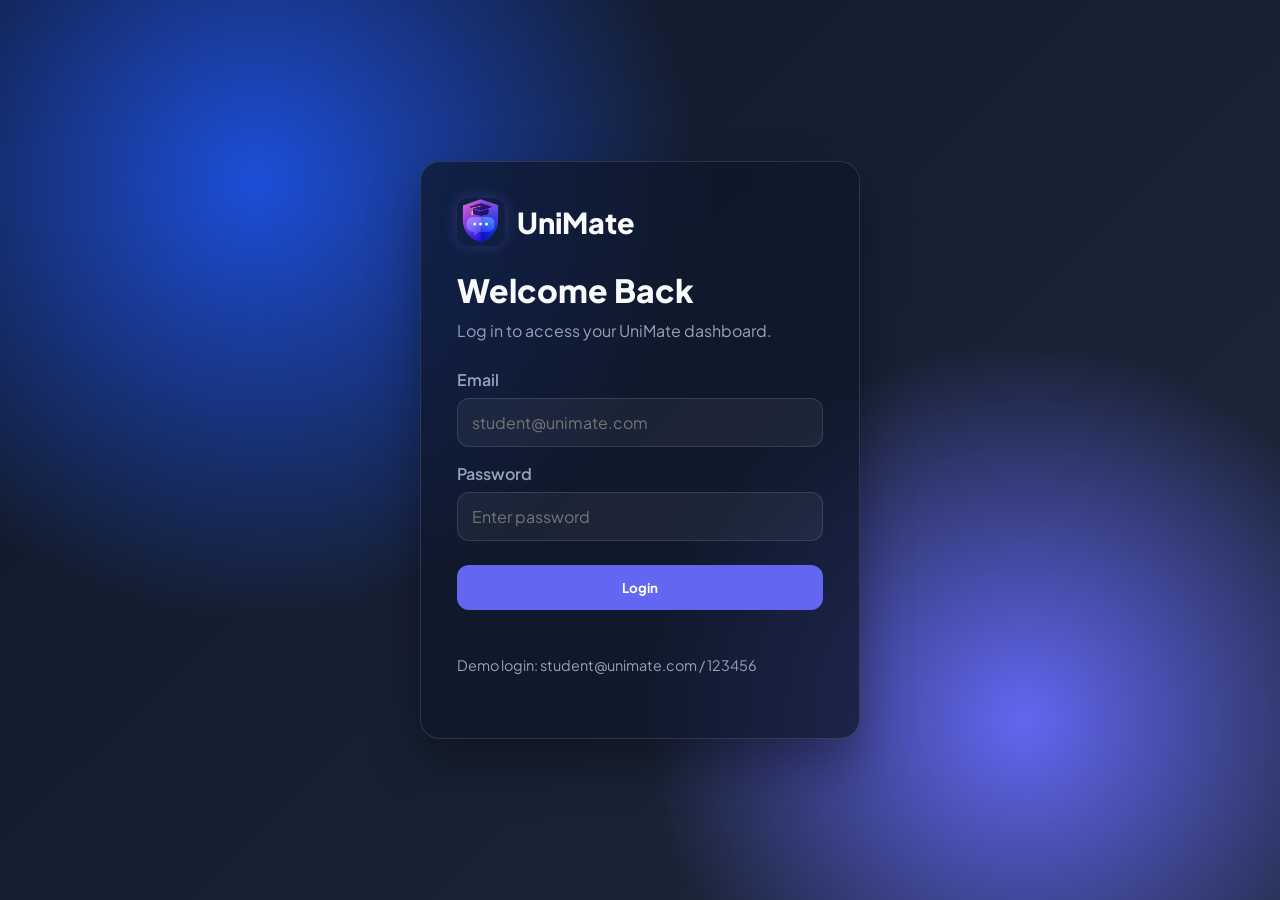
<file: login.html>
<!DOCTYPE html>
<html lang="en">
<head>
    <meta charset="UTF-8">
    <meta name="viewport" content="width=device-width, initial-scale=1.0">
    <title>Login | UniMate</title>
    <link rel="preconnect" href="https://fonts.googleapis.com">
    <link rel="preconnect" href="https://fonts.gstatic.com" crossorigin>
    <link href="https://fonts.googleapis.com/css2?family=Plus+Jakarta+Sans:wght@400;500;600;700;800&display=swap" rel="stylesheet">
    <style>
        :root {
            --primary: #6366f1;
            --primary-dark: #4f46e5;
            --bg-gradient: radial-gradient(circle at 20% 20%, #1d4ed8 0%, transparent 35%), radial-gradient(circle at 80% 80%, #6366f1 0%, transparent 30%), linear-gradient(135deg, #0f172a 0%, #1e293b 100%);
            --card-bg: rgba(15, 23, 42, 0.72);
            --card-border: rgba(255, 255, 255, 0.12);
            --text-main: #f8fafc;
            --text-muted: #94a3b8;
            --danger: #f87171;
        }

        * {
            margin: 0;
            padding: 0;
            box-sizing: border-box;
            font-family: 'Plus Jakarta Sans', sans-serif;
        }

        body {
            min-height: 100vh;
            display: grid;
            place-items: center;
            background: var(--bg-gradient);
            color: var(--text-main);
            padding: 24px;
        }

        .login-card {
            width: 100%;
            max-width: 440px;
            background: var(--card-bg);
            border: 1px solid var(--card-border);
            border-radius: 20px;
            padding: 36px;
            backdrop-filter: blur(14px);
            box-shadow: 0 24px 50px rgba(0, 0, 0, 0.35);
        }

        h1 {
            font-size: 2rem;
            font-weight: 800;
            margin-bottom: 10px;
        }

        p {
            color: var(--text-muted);
            margin-bottom: 28px;
        }

        .field {
            margin-bottom: 16px;
        }

        label {
            display: block;
            margin-bottom: 8px;
            font-weight: 600;
            color: var(--text-muted);
        }

        input {
            width: 100%;
            border: 1px solid var(--card-border);
            background: rgba(255, 255, 255, 0.05);
            color: var(--text-main);
            border-radius: 12px;
            padding: 13px 14px;
            font-size: 1rem;
        }

        input:focus {
            outline: none;
            border-color: var(--primary);
        }

        .btn {
            margin-top: 8px;
            width: 100%;
            border: none;
            border-radius: 12px;
            padding: 14px;
            font-weight: 700;
            color: #fff;
            background: var(--primary);
            cursor: pointer;
            transition: 0.2s ease;
        }

        .btn:hover {
            background: var(--primary-dark);
        }

        .hint {
            margin-top: 14px;
            font-size: 0.9rem;
            color: var(--text-muted);
        }

        .error {
            margin-top: 12px;
            color: var(--danger);
            font-size: 0.92rem;
            min-height: 20px;
        }
    </style>
</head>
<body>
    <main class="login-card">
        <div style="display: flex; align-items: center; gap: 12px; margin-bottom: 24px;">
            <img src="images/logo.png" alt="Logo" style="width: 48px; height: 48px; border-radius: 12px; object-fit: cover; box-shadow: 0 0 15px rgba(99, 102, 241, 0.3);">
            <h2 style="font-size: 1.8rem; font-weight: 800;">UniMate</h2>
        </div>
        <h1>Welcome Back</h1>
        <p>Log in to access your UniMate dashboard.</p>

        <form id="login-form">
            <div class="field">
                <label for="email">Email</label>
                <input id="email" type="email" required placeholder="student@unimate.com">
            </div>
            <div class="field">
                <label for="password">Password</label>
                <input id="password" type="password" required placeholder="Enter password">
            </div>
            <button class="btn" type="submit">Login</button>
            <div id="login-error" class="error"></div>
        </form>

        <p class="hint">Demo login: student@unimate.com / 123456</p>
    </main>

    <script>
        const DEMO_EMAIL = 'student@unimate.com';
        const DEMO_PASSWORD = '123456';

        if (localStorage.getItem('isLoggedIn') === 'true') {
            window.location.href = 'index.html';
        }

        const form = document.getElementById('login-form');
        const errorEl = document.getElementById('login-error');

        form.addEventListener('submit', (e) => {
            e.preventDefault();
            const email = document.getElementById('email').value.trim().toLowerCase();
            const password = document.getElementById('password').value;

            if (email !== DEMO_EMAIL || password !== DEMO_PASSWORD) {
                errorEl.innerText = 'Invalid email or password.';
                return;
            }

            localStorage.setItem('isLoggedIn', 'true');
            localStorage.setItem('authUser', JSON.stringify({
                name: 'Student Pro',
                email: DEMO_EMAIL
            }));
            window.location.href = 'index.html';
        });
    </script>
</body>
</html>
</file>
